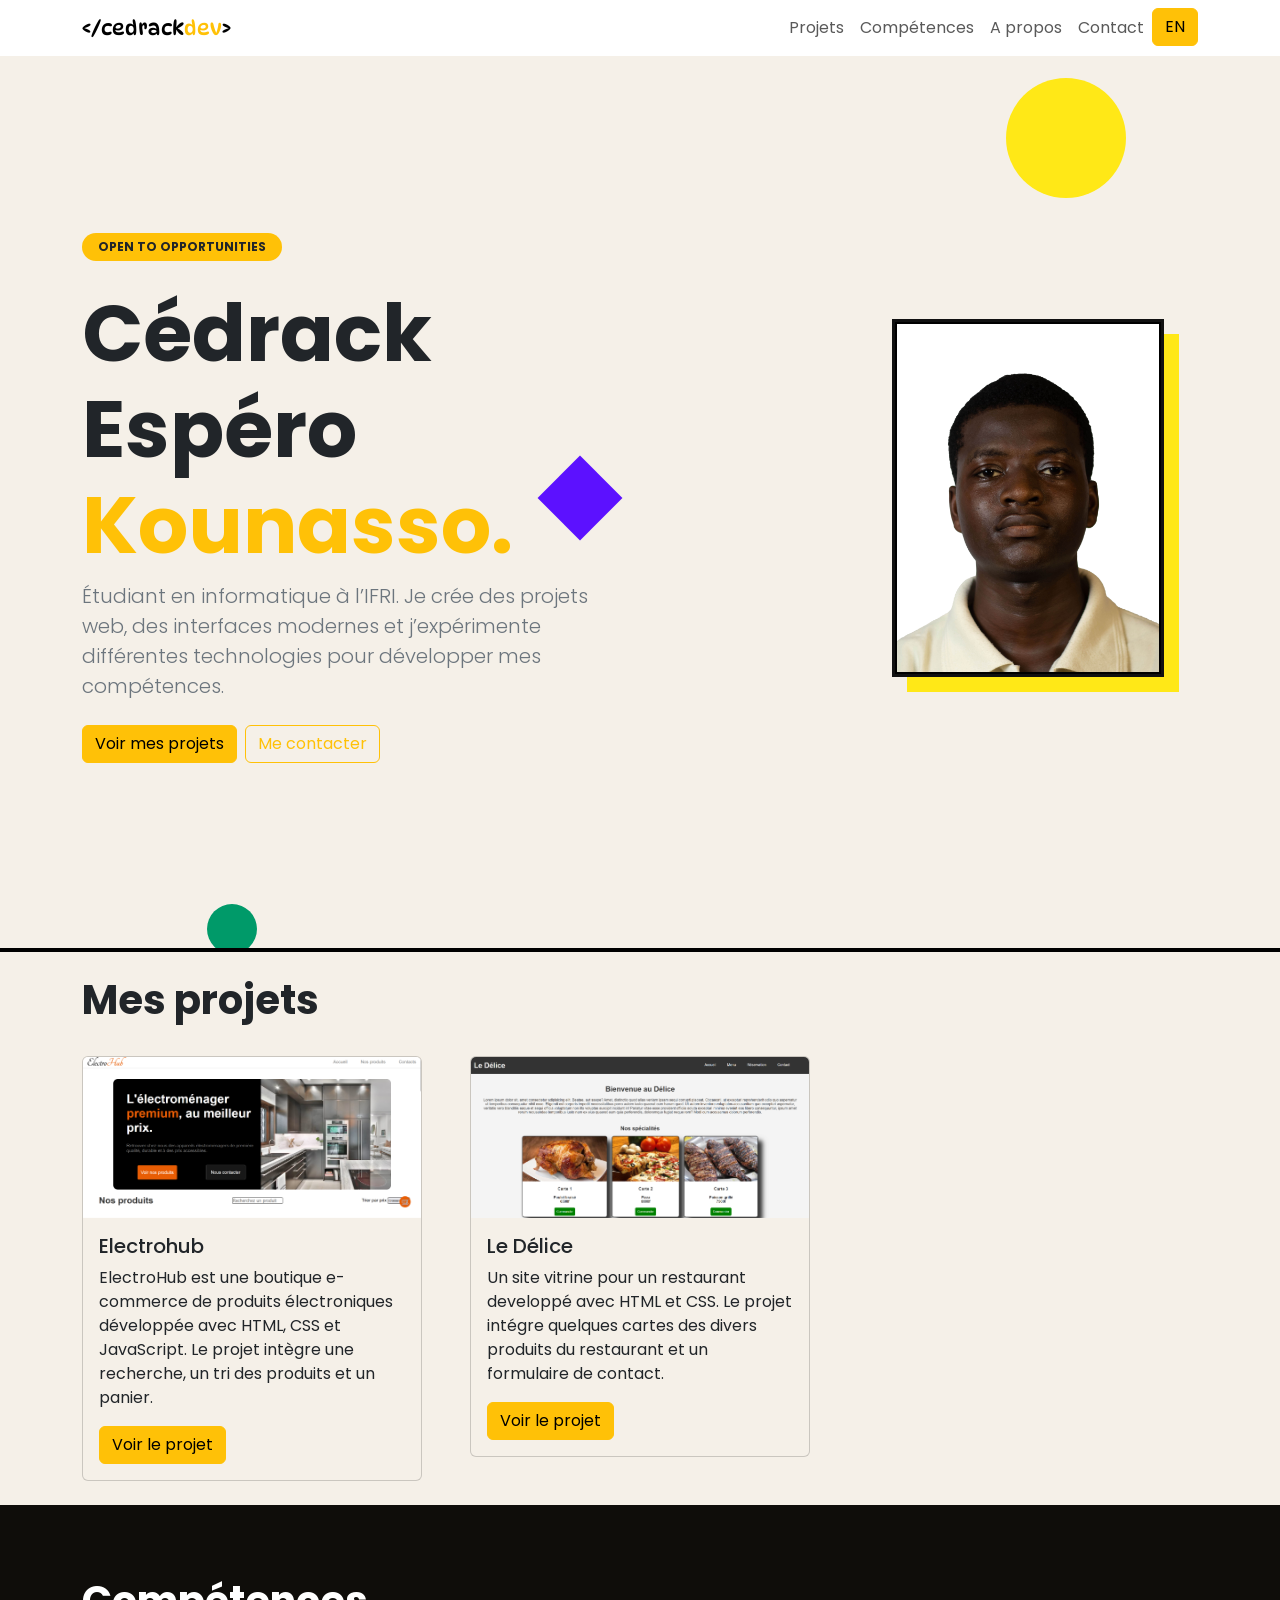
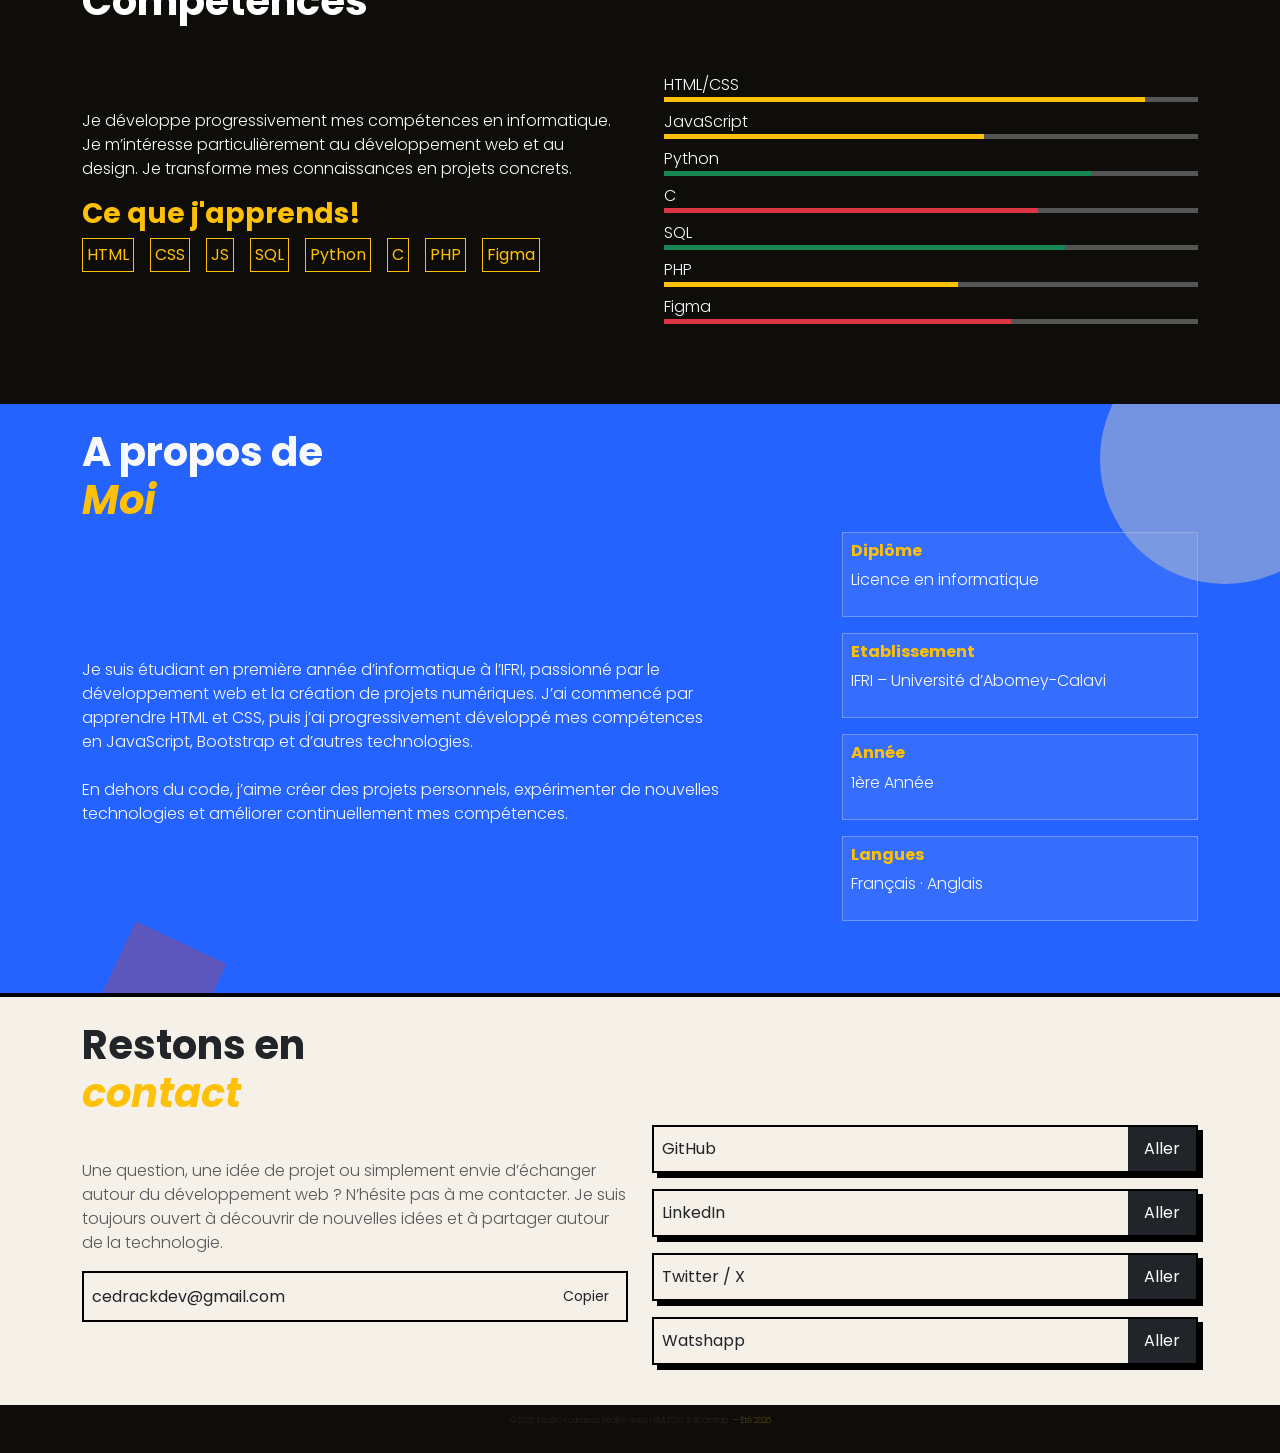
<file: index.html>
<!doctype html>
<html lang="en">

<head>
    <meta charset="utf-8">
    <meta name="google-site-verification" content="aCyKxlvtKOrtDk1PYk6I2Dy_kxLP5iW1lRaSHLb8DQY" />
    <meta name="viewport" content="width=device-width, initial-scale=1">
    <title>Cédrack Espéro Kounasso | Développeur Web</title>
    <link href="https://fonts.googleapis.com/css2?family=DynaPuff:wght@400..700&display=swap" rel="stylesheet">
    <link rel="preconnect" href="https://fonts.googleapis.com">
    <link rel="preconnect" href="https://fonts.gstatic.com" crossorigin>
    <link href="https://fonts.googleapis.com/css2?family=Poppins:wght@300;400;500;600;700&display=swap"
        rel="stylesheet">
    <link href="https://cdn.jsdelivr.net/npm/bootstrap@5.3.8/dist/css/bootstrap.min.css" rel="stylesheet"
        integrity="sha384-sRIl4kxILFvY47J16cr9ZwB07vP4J8+LH7qKQnuqkuIAvNWLzeN8tE5YBujZqJLB" crossorigin="anonymous">
    <link rel="stylesheet" href="style.css">
</head>

<body>
    <header class="py-4 z-10">
        <nav class="navbar navbar-expand-md fixed-top bg-white">
            <div class="container">
                <a href="#" class="navbar-brand name">&lt;/cedrack<span class="text-warning">dev</span>&gt;</a>
                <button class="navbar-toggler" type="button" data-bs-toggle="collapse" data-bs-target="#navbarNav"
                    aria-controls="navbarNav" aria-expanded="false" aria-label="Toggle navigation">
                    <span class="navbar-toggler-icon"></span>
                </button>
                <div class="collapse navbar-collapse justify-content-end" id="navbarNav">
                    <ul class="navbar-nav">
                        <li class="nav-item">
                            <a href="#projets" class="nav-link">Projets</a>
                        </li>
                        <li class="nav-items">
                            <a href="#competences" class="nav-link">Compétences</a>
                        </li>
                        <li class="nav-item">
                            <a href="#apropos" class="nav-link">A propos</a>
                        </li>
                        <li class="nav-item">
                            <a href="#contact" class="nav-link">Contact</a>
                        </li>
                        <li class="nav-item">
                            <a href="index-en.html" class="btn btn-warning">EN</a>
                        </li>
                    </ul>
                </div>
            </div>
        </nav>
    </header>
    <main>
        <section class="hero apparition position-relative overflow-hidden min-vh-100 py-4">
            <div class="circle-yellow position-absolute"></div>
            <div class="losange position-absolute"></div>

            <div class="container position-relative z-2">
                <div class="row g-5 align-items-center min-vh-100">

                    <div class="col-md-6">

                        <span class="badge text-dark bg-warning rounded-pill px-3 py-2 mb-4">
                            OPEN TO OPPORTUNITIES
                        </span>

                        <h1 class="display-1 fw-bold">
                            Cédrack Espéro
                            <span class="d-block text-warning">Kounasso.</span>
                        </h1>

                        <p class="lead text-secondary">
                            Étudiant en informatique à l’IFRI. Je crée des projets web, des interfaces modernes et
                            j’expérimente différentes technologies pour développer mes compétences.
                        </p>

                        <div class="mt-4 d-flex">
                            <a href="#projets" class="btn btn-warning me-2">
                                Voir mes projets
                            </a>

                            <a href="#contact" class="btn btn-outline-warning">
                                Me contacter
                            </a>
                        </div>
                        <div class="circle-green position-absolute"></div>

                    </div>
                    <div class="col-12 col-md-4 offset-md-2 position-relative">
                        <div class="image-container col-12 col-md-6">
                            <img src="mp.jpg" class="img-fluid" alt="Cédrack Kounasso">
                        </div>
                    </div>
                </div>
            </div>

        </section>
        <section class="p-4 apparition" id="projets">
            <div class="container">
                <h1 class="fw-bold pb-4">Mes projets</h1>
                <div class="row g-5">
                    <div class="col-12 col-md-4">
                        <div class="card carte">
                            <img src="projet1.png" class="card-img-top" alt="Projet Electrohub">
                            <div class="card-body">
                                <h5 class="card-title">Electrohub</h5>
                                <p class="card-text">ElectroHub est une boutique e-commerce de produits électroniques
                                    développée avec HTML, CSS et JavaScript. Le projet intègre une recherche, un tri des
                                    produits et un panier.</p>
                                <a href="https://electrohubshop.vercel.app/" class="btn btn-warning">Voir le projet</a>
                            </div>
                        </div>
                    </div>

                    <div class="col-12 col-md-4">
                        <div class="card carte">
                            <img src="projet2.png" class="card-img-top" alt="Projet Electrohub">
                            <div class="card-body">
                                <h5 class="card-title">Le Délice</h5>
                                <p class="card-text">Un site vitrine pour un restaurant developpé avec HTML et CSS. Le
                                    projet intégre quelques cartes des divers produits du restaurant et un formulaire de
                                    contact.
                                </p>
                                <a href="https://le-delice-iota.vercel.app/" class="btn btn-warning">Voir le projet</a>
                            </div>
                        </div>
                    </div>
                </div>
            </div>
        </section>
        <section class="p-4 apparition" id="competences">
            <div class="container">
                <h1 class="fw-bold text-white mt-5">Compétences</h1>
                <div class="row mt-5 gx-5 pb-5 d-flex align-items-center">
                    <div class="col-12 col-md-6">
                        <p class="text-light fw-light mt-0">Je développe progressivement mes compétences en
                            informatique.
                            Je m’intéresse particulièrement au développement web et au design.
                            Je transforme mes connaissances en projets concrets.
                        </p>
                        <div class="text-warning g-2">
                            <h3 class="fw-bold">Ce que j'apprends!</h3>
                            <div class="g-5 mt-2 mb-4 d-flex flex-wrap gap-3">
                                <span class="border border-warning p-1">HTML</span>
                                <span class="border border-warning p-1">CSS</span>
                                <span class="border border-warning p-1">JS</span>
                                <span class="border border-warning p-1">SQL</span>
                                <span class="border border-warning p-1">Python</span>
                                <span class="border border-warning p-1">C</span>
                                <span class="border border-warning p-1">PHP</span>
                                <span class="border border-warning p-1">Figma</span>
                            </div>
                        </div>
                    </div>
                    <div class="col-12 col-md-6 text-light fw-light mt-0 pt-0">
                        <p class="m-0">HTML/CSS</p>
                        <div class="progress mb-2" data-bs-toggle="tooltip" data-bs-title="90%" role="progressbar"
                            aria-label="Success example" aria-valuenow="90" aria-valuemin="0" aria-valuemax="100">
                            <div class="progress-bar bg-warning" style="width: 90%"></div>
                        </div>
                        <p class="m-0">JavaScript</p>
                        <div class="progress mb-2" data-bs-toggle="tooltip" data-bs-title="60%" role="progressbar"
                            aria-label="Info example" aria-valuenow="60" aria-valuemin="0" aria-valuemax="100">
                            <div class="progress-bar bg-warning" style="width: 60%"></div>
                        </div>
                        <p class="m-0">Python</p>
                        <div class="progress mb-2" data-bs-toggle="tooltip" data-bs-title="80%" role="progressbar"
                            aria-label="Warning example" aria-valuenow="80" aria-valuemin="0" aria-valuemax="100">
                            <div class="progress-bar bg-success" style="width: 80%"></div>
                        </div>
                        <p class="m-0">C</p>
                        <div class="progress mb-2" data-bs-toggle="tooltip" data-bs-title="70%" role="progressbar"
                            aria-label="Warning example" aria-valuenow="70" aria-valuemin="0" aria-valuemax="100">
                            <div class="progress-bar bg-danger" style="width: 70%"></div>
                        </div>
                        <p class="m-0">SQL</p>
                        <div class="progress mb-2" data-bs-toggle="tooltip" data-bs-title="75%" role="progressbar"
                            aria-label="Warning example" aria-valuenow="75" aria-valuemin="0" aria-valuemax="100">
                            <div class="progress-bar bg-success" style="width: 75%"></div>
                        </div>
                        <p class="m-0">PHP</p>
                        <div class="progress mb-2" data-bs-toggle="tooltip" data-bs-title="55%" role="progressbar"
                            aria-label="Warning example" aria-valuenow="55" aria-valuemin="0" aria-valuemax="100">
                            <div class="progress-bar bg-warning" style="width: 55%"></div>
                        </div>
                        <p class="m-0">Figma</p>
                        <div class="progress mb-2" data-bs-toggle="tooltip" data-bs-title="65%" role="progressbar"
                            aria-label="Warning example" aria-valuenow="65" aria-valuemin="0" aria-valuemax="100">
                            <div class="progress-bar bg-danger" style="width: 65%"></div>
                        </div>
                    </div>
                </div>
            </div>
        </section>
        <section class="about apparition" id="apropos">
            <div class="circle"></div>
            <div class="diamond"></div>

            <div class="container py-4">
                <h1 class="fw-bold text-light">A propos de <br><i class="text-warning">Moi</i></h1>
                <div class="row d-flex align-items-center">
                    <div class="col-12 col-md-7">
                        <p class="fw-light text-light">
                            Je suis étudiant en première année d’informatique à l’IFRI, passionné par le développement
                            web
                            et la création de projets numériques. J’ai commencé par apprendre HTML et CSS, puis j’ai
                            progressivement développé mes compétences en JavaScript, Bootstrap et d’autres technologies.
                            <br> <br>
                            En dehors du code, j’aime créer des projets personnels, expérimenter de nouvelles
                            technologies
                            et améliorer continuellement mes compétences.
                        </p>
                    </div>
                    <div class="col-12 col-md-4 offset-md-1">
                        <div class="col-12 about-col p-2 mb-3">
                            <h6 class="fw-bold text-warning">Diplôme</h6>
                            <p class="fw-light text-light">Licence en informatique</p>
                        </div>
                        <div class="col-12 about-col p-2 mb-3">
                            <h6 class="fw-bold text-warning">Etablissement</h6>
                            <p class="fw-light text-light">IFRI – Université d’Abomey-Calavi</p>
                        </div>
                        <div class="col-12 about-col p-2 mb-3">
                            <h6 class="fw-bold text-warning">Année</h6>
                            <p class="fw-light text-light">1ère Année</p>
                        </div>
                        <div class="col-12 about-col p-2 mb-3 mb-5">
                            <h6 class="fw-bold text-warning">Langues</h6>
                            <p class="fw-light text-light">Français · Anglais</p>
                        </div>
                    </div>
                </div>
            </div>
        </section>
        <section class="apparition" id="contact">
            <div class="container py-4">
                <h1 class="fw-bold fs-1">Restons en <br> <span class="text-warning"><i>contact</i></span></h1>
                <div class="row d-flex align-items-center">
                    <div class="col-12 col-md-6 mb-4">
                        <p class="fw-light text-body-secondary">Une question, une idée de projet ou simplement envie
                            d’échanger autour du développement web ? N’hésite pas à me contacter. Je suis toujours
                            ouvert à
                            découvrir de nouvelles idées et à partager autour de la technologie.</p>
                        <div class="d-flex align-items-center justify-content-between gap-2 p-2 email">
                            <span id="email">cedrackdev@gmail.com</span>

                            <button id="copyBtn" class="btn btn-sm">
                                Copier
                            </button>
                        </div>
                    </div>
                    <div class="col-12 col-md-6">
                        <div class="col-12 contact-item mb-3 d-flex justify-content-between align-items-center">
                            <span class="p-2">GitHub</span>
                            <a class="btn btn-dark contact-link" href="https://github.com/cedrack27">Aller</a>

                        </div>
                        <div class="col-12 contact-item mb-3 d-flex justify-content-between align-items-center">
                            <span class="p-2">LinkedIn</span>
                            <a class="btn btn-dark contact-link"
                                href="https://www.linkedin.com/in/cedrack-espero-ounasso/">Aller</a>

                        </div>
                        <div class="col-12 contact-item mb-3 d-flex justify-content-between align-items-center">
                            <span class="p-2">Twitter / X</span>
                            <a class="btn btn-dark contact-link" href="https://x.com/cedrackkou">Aller</a>

                        </div>
                        <div class="col-12 contact-item mb-3 d-flex justify-content-between align-items-center">
                            <Span class="p-2">Watshapp</Span>
                            <a class="btn btn-dark contact-link" href="https://wa.me//+2290165883678">Aller</a>

                        </div>
                    </div>
                </div>
            </div>
        </section>
    </main>
    <footer>
        <div class="container">
            <p class="fw-lighter text-center">© 2025 Espéro Kounasso. Réalisé avec HTML/CSS & Bootstrap .
                <span class="text-warning"> — Été 2026</span>
            </p>
        </div>
    </footer>
    <script src="https://cdn.jsdelivr.net/npm/bootstrap@5.3.8/dist/js/bootstrap.bundle.min.js"
        integrity="sha384-FKyoEForCGlyvwx9Hj09JcYn3nv7wiPVlz7YYwJrWVcXK/BmnVDxM+D2scQbITxI"
        crossorigin="anonymous"></script>
    <script>
        const tooltipTriggerList = document.querySelectorAll('[data-bs-toggle="tooltip"]')
        const tooltipList = [...tooltipTriggerList].map(tooltipTriggerEl => new bootstrap.Tooltip(tooltipTriggerEl))

        const copyBtn = document.getElementById("copyBtn");
        const email = document.getElementById("email");

        copyBtn.addEventListener("click", () => {
            navigator.clipboard.writeText(email.textContent);

            copyBtn.textContent = "Copié !";

            setTimeout(() => {
                copyBtn.textContent = "Copier";
            }, 2000);
        });

        const elements = document.querySelectorAll(".apparition");

        const observer = new IntersectionObserver((entries) => {
            entries.forEach((entry) => {
                if (entry.isIntersecting) {
                    entry.target.classList.add("visible");
                }
            });
        });

        elements.forEach((element) => {
            observer.observe(element);
        });
    </script>
</body>

</html>
</file>
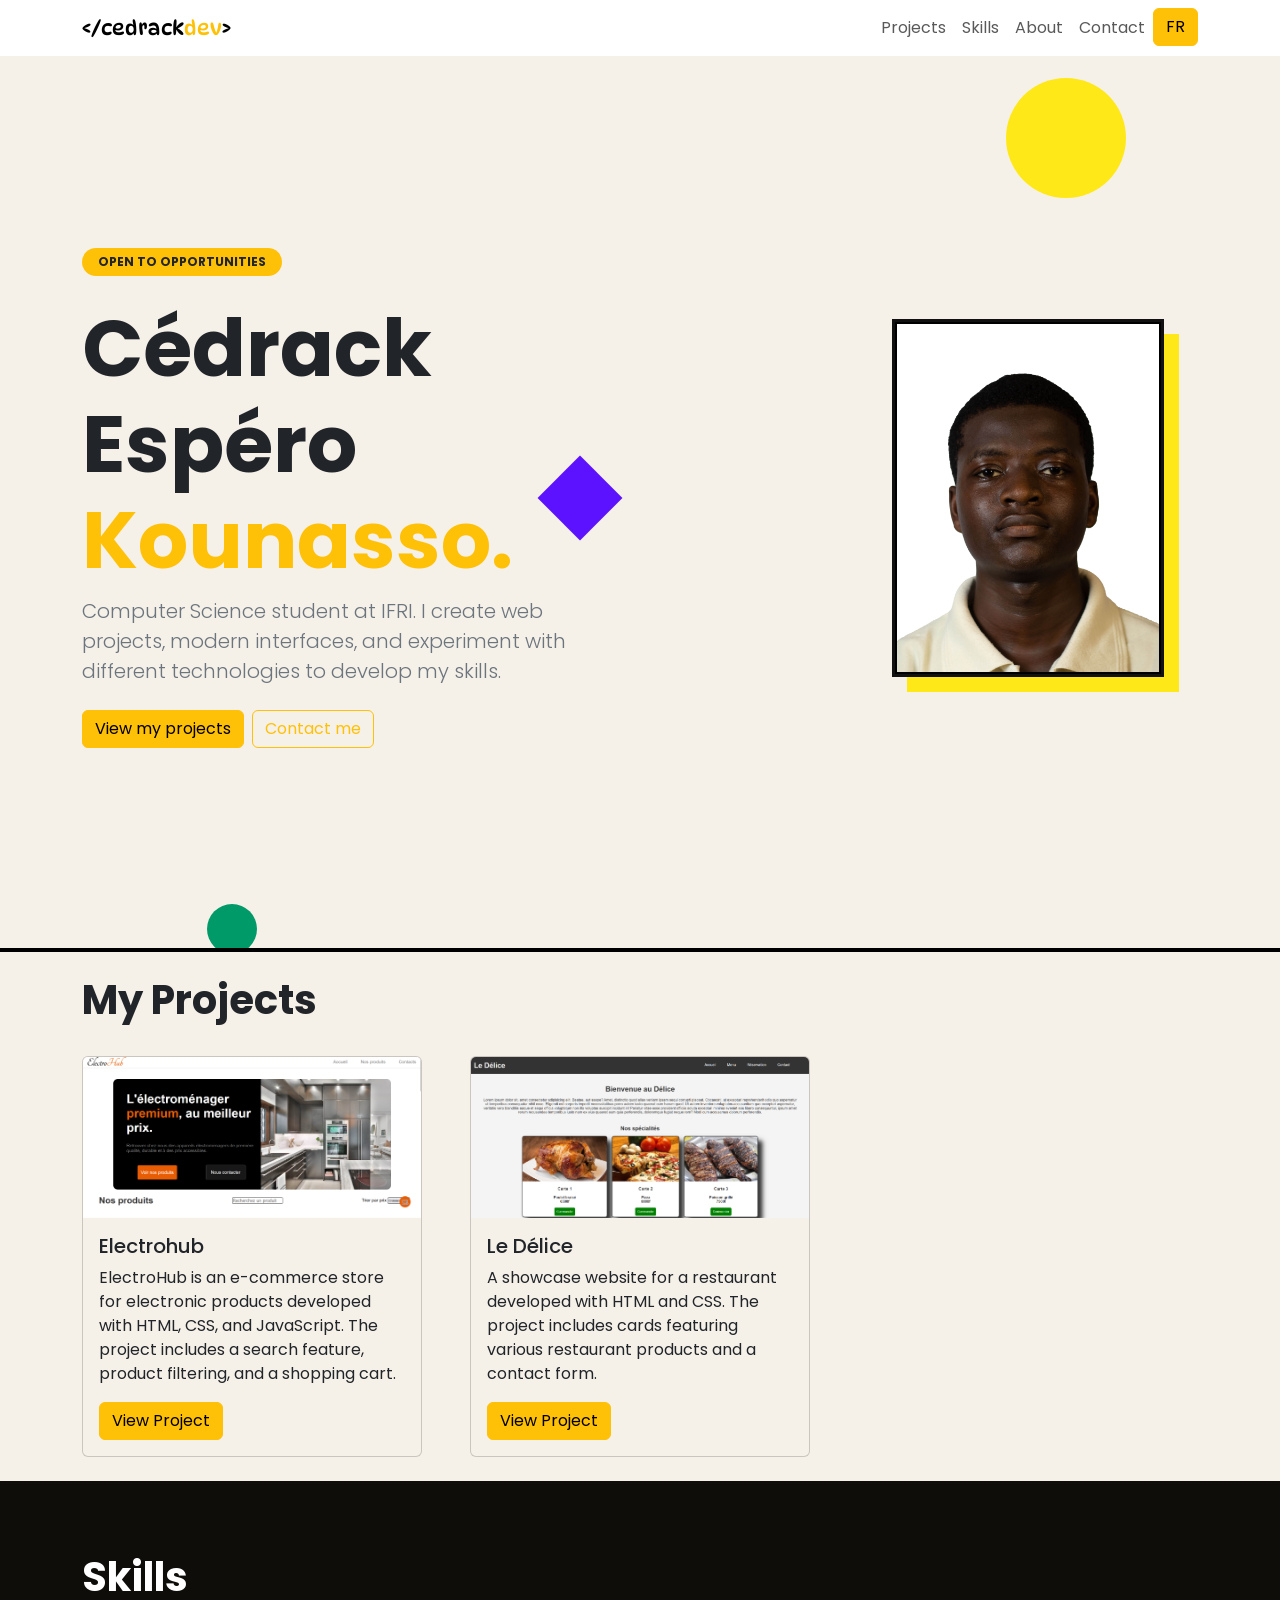
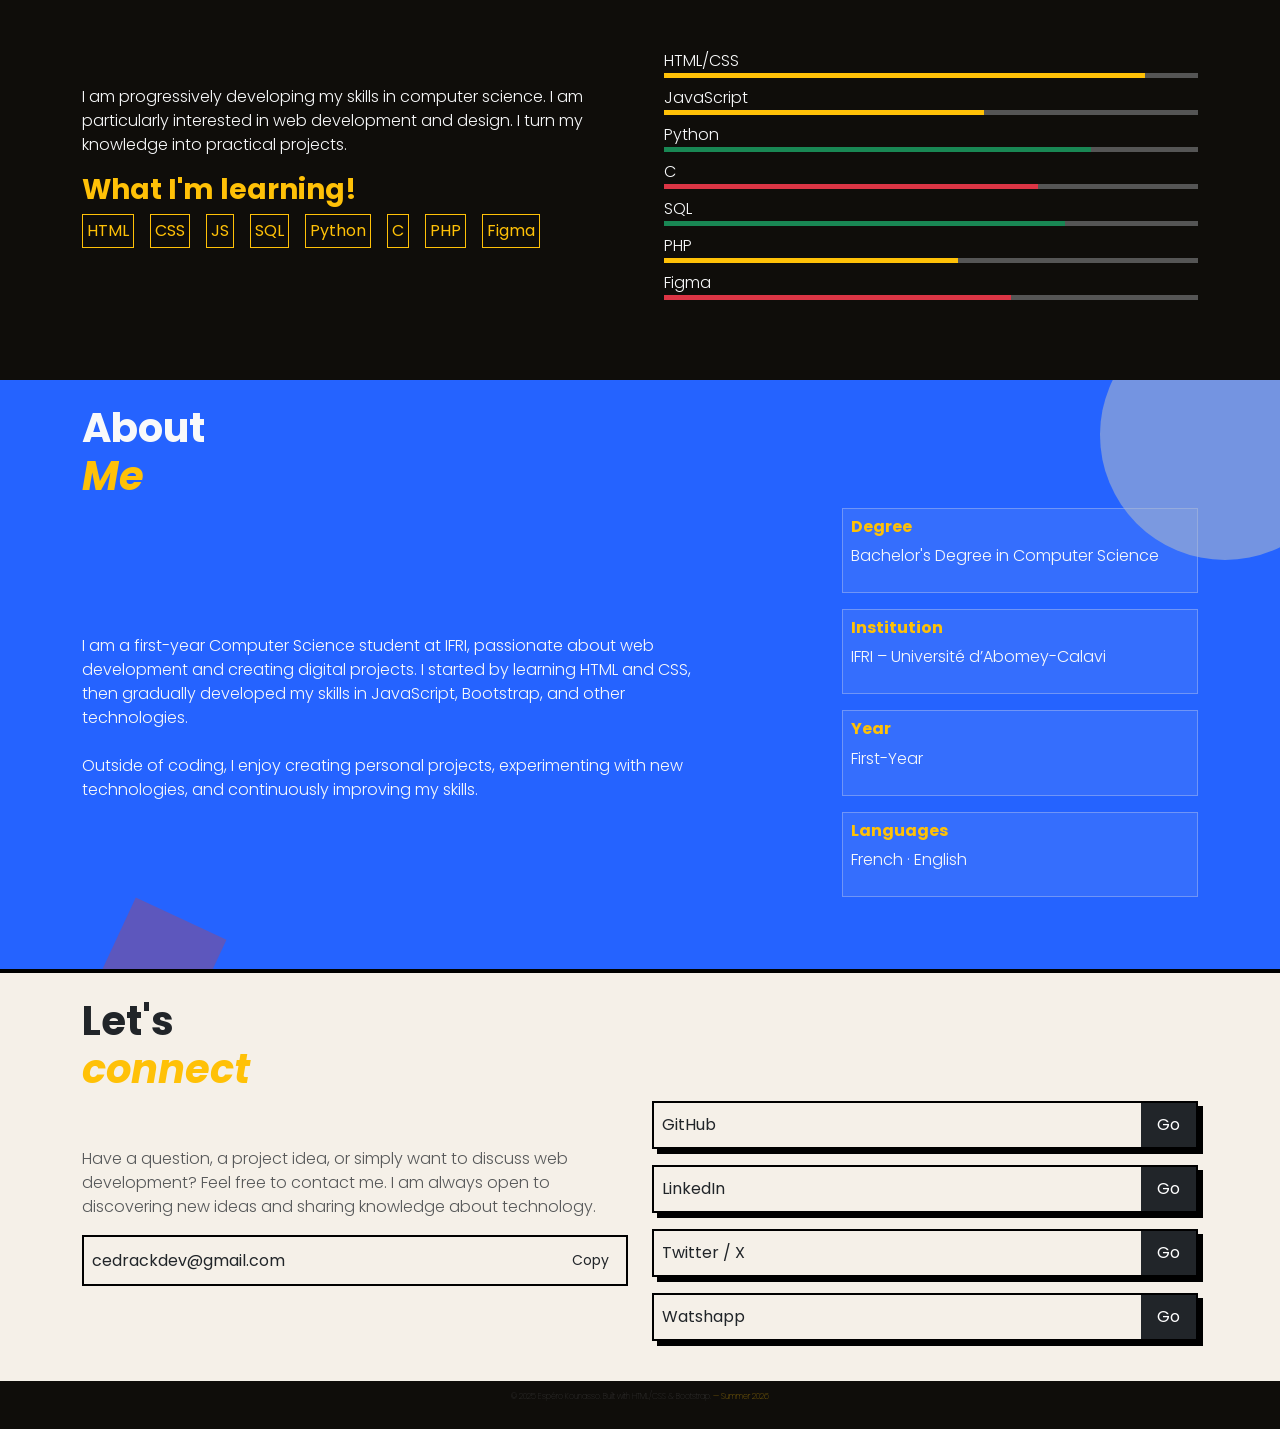
<file: index-en.html>
<!doctype html>
<html lang="en">

<head>
    <meta charset="utf-8">
    <meta name="google-site-verification" content="aCyKxlvtKOrtDk1PYk6I2Dy_kxLP5iW1lRaSHLb8DQY" />
    <meta name="viewport" content="width=device-width, initial-scale=1">
    <title>Cédrack Espéro Kounasso | Web Developer</title>
    <link href="https://fonts.googleapis.com/css2?family=DynaPuff:wght@400..700&display=swap" rel="stylesheet">
    <link rel="preconnect" href="https://fonts.googleapis.com">
    <link rel="preconnect" href="https://fonts.gstatic.com" crossorigin>
    <link href="https://fonts.googleapis.com/css2?family=Poppins:wght@300;400;500;600;700&display=swap"
        rel="stylesheet">
    <link href="https://cdn.jsdelivr.net/npm/bootstrap@5.3.8/dist/css/bootstrap.min.css" rel="stylesheet"
        integrity="sha384-sRIl4kxILFvY47J16cr9ZwB07vP4J8+LH7qKQnuqkuIAvNWLzeN8tE5YBujZqJLB" crossorigin="anonymous">
    <link rel="stylesheet" href="style.css">
</head>

<body>
    <header class="py-4 z-10">
        <nav class="navbar navbar-expand-md fixed-top bg-white">
            <div class="container">
                <a href="#" class="navbar-brand name">&lt;/cedrack<span class="text-warning">dev</span>&gt;</a>
                <button class="navbar-toggler" type="button" data-bs-toggle="collapse" data-bs-target="#navbarNav"
                    aria-controls="navbarNav" aria-expanded="false" aria-label="Toggle navigation">
                    <span class="navbar-toggler-icon"></span>
                </button>
                <div class="collapse navbar-collapse justify-content-end" id="navbarNav">
                    <ul class="navbar-nav">
                        <li class="nav-item">
                            <a href="#projets" class="nav-link">Projects</a>
                        </li>
                        <li class="nav-items">
                            <a href="#competences" class="nav-link">Skills</a>
                        </li>
                        <li class="nav-item">
                            <a href="#apropos" class="nav-link">About</a>
                        </li>
                        <li class="nav-item">
                            <a href="#contact" class="nav-link">Contact</a>
                        <li class="nav-item">
                            <a href="index.html" class="btn btn-warning">FR</a>
                        </li>
                        </li>
                    </ul>
                </div>
            </div>
        </nav>
    </header>
    <main>
        <section class="hero apparition position-relative overflow-hidden min-vh-100 py-4">
            <div class="circle-yellow position-absolute"></div>
            <div class="losange position-absolute"></div>

            <div class="container position-relative z-2">
                <div class="row g-5 align-items-center min-vh-100">

                    <div class="col-md-6">

                        <span class="badge text-dark bg-warning rounded-pill px-3 py-2 mb-4">
                            OPEN TO OPPORTUNITIES
                        </span>

                        <h1 class="display-1 fw-bold">
                            Cédrack Espéro
                            <span class="d-block text-warning">Kounasso.</span>
                        </h1>

                        <p class="lead text-secondary">
                            Computer Science student at IFRI. I create web projects, modern interfaces, and
                            experiment with different technologies to develop my skills.
                        </p>

                        <div class="mt-4 d-flex">
                            <a href="#projets" class="btn btn-warning me-2">
                                View my projects
                            </a>

                            <a href="#contact" class="btn btn-outline-warning">
                                Contact me
                            </a>
                        </div>
                        <div class="circle-green position-absolute"></div>

                    </div>
                    <div class="col-12 col-md-4 offset-md-2 position-relative">
                        <div class="image-container col-12 col-md-6">
                            <img src="mp.jpg" class="img-fluid" alt="Cédrack Kounasso">
                        </div>
                    </div>
                </div>
            </div>

        </section>
        <section class="p-4 apparition" id="projets">
            <div class="container">
                <h1 class="fw-bold pb-4">My Projects</h1>
                <div class="row g-5">
                    <div class="col-12 col-md-4">
                        <div class="card carte">
                            <img src="projet1.png" class="card-img-top" alt="ElectroHub Project">
                            <div class="card-body">
                                <h5 class="card-title">Electrohub</h5>
                                <p class="card-text">ElectroHub is an e-commerce store for electronic products
                                    developed with HTML, CSS, and JavaScript. The project includes a search feature,
                                    product filtering,
                                    and a shopping cart.</p>
                                <a href="https://electrohubshop.vercel.app/" class="btn btn-warning">View Project</a>
                            </div>
                        </div>
                    </div>

                    <div class="col-12 col-md-4">
                        <div class="card carte">
                            <img src="projet2.png" class="card-img-top" alt="ElectroHub Project">
                            <div class="card-body">
                                <h5 class="card-title">Le Délice</h5>
                                <p class="card-text">A showcase website for a restaurant developed with HTML and CSS.
                                    The
                                    project includes cards featuring various restaurant products and a contact form.
                                </p>
                                <a href="https://le-delice-iota.vercel.app/" class="btn btn-warning">View Project</a>
                            </div>
                        </div>
                    </div>
                </div>
            </div>
        </section>
        <section class="p-4 apparition" id="competences">
            <div class="container">
                <h1 class="fw-bold text-white mt-5">Skills</h1>
                <div class="row mt-5 gx-5 pb-5 d-flex align-items-center">
                    <div class="col-12 col-md-6">
                        <p class="text-light fw-light mt-0">I am progressively developing my skills in computer science.
                            I am particularly interested in web development and design.
                            I turn my knowledge into practical projects.
                        </p>
                        <div class="text-warning g-2">
                            <h3 class="fw-bold">What I'm learning!</h3>
                            <div class="g-5 mt-2 mb-4 d-flex flex-wrap gap-3">
                                <span class="border border-warning p-1">HTML</span>
                                <span class="border border-warning p-1">CSS</span>
                                <span class="border border-warning p-1">JS</span>
                                <span class="border border-warning p-1">SQL</span>
                                <span class="border border-warning p-1">Python</span>
                                <span class="border border-warning p-1">C</span>
                                <span class="border border-warning p-1">PHP</span>
                                <span class="border border-warning p-1">Figma</span>
                            </div>
                        </div>
                    </div>
                    <div class="col-12 col-md-6 text-light fw-light mt-0 pt-0">
                        <p class="m-0">HTML/CSS</p>
                        <div class="progress mb-2" data-bs-toggle="tooltip" data-bs-title="90%" role="progressbar"
                            aria-label="Success example" aria-valuenow="90" aria-valuemin="0" aria-valuemax="100">
                            <div class="progress-bar bg-warning" style="width: 90%"></div>
                        </div>
                        <p class="m-0">JavaScript</p>
                        <div class="progress mb-2" data-bs-toggle="tooltip" data-bs-title="60%" role="progressbar"
                            aria-label="Info example" aria-valuenow="60" aria-valuemin="0" aria-valuemax="100">
                            <div class="progress-bar bg-warning" style="width: 60%"></div>
                        </div>
                        <p class="m-0">Python</p>
                        <div class="progress mb-2" data-bs-toggle="tooltip" data-bs-title="80%" role="progressbar"
                            aria-label="Warning example" aria-valuenow="80" aria-valuemin="0" aria-valuemax="100">
                            <div class="progress-bar bg-success" style="width: 80%"></div>
                        </div>
                        <p class="m-0">C</p>
                        <div class="progress mb-2" data-bs-toggle="tooltip" data-bs-title="70%" role="progressbar"
                            aria-label="Warning example" aria-valuenow="70" aria-valuemin="0" aria-valuemax="100">
                            <div class="progress-bar bg-danger" style="width: 70%"></div>
                        </div>
                        <p class="m-0">SQL</p>
                        <div class="progress mb-2" data-bs-toggle="tooltip" data-bs-title="75%" role="progressbar"
                            aria-label="Warning example" aria-valuenow="75" aria-valuemin="0" aria-valuemax="100">
                            <div class="progress-bar bg-success" style="width: 75%"></div>
                        </div>
                        <p class="m-0">PHP</p>
                        <div class="progress mb-2" data-bs-toggle="tooltip" data-bs-title="55%" role="progressbar"
                            aria-label="Warning example" aria-valuenow="55" aria-valuemin="0" aria-valuemax="100">
                            <div class="progress-bar bg-warning" style="width: 55%"></div>
                        </div>
                        <p class="m-0">Figma</p>
                        <div class="progress mb-2" data-bs-toggle="tooltip" data-bs-title="65%" role="progressbar"
                            aria-label="Warning example" aria-valuenow="65" aria-valuemin="0" aria-valuemax="100">
                            <div class="progress-bar bg-danger" style="width: 65%"></div>
                        </div>
                    </div>
                </div>
            </div>
        </section>
        <section class="about apparition" id="apropos">
            <div class="circle"></div>
            <div class="diamond"></div>

            <div class="container py-4">
                <h1 class="fw-bold text-light">About<br><i class="text-warning">Me</i></h1>
                <div class="row d-flex align-items-center">
                    <div class="col-12 col-md-7">
                        <p class="fw-light text-light">
                            I am a first-year Computer Science student at IFRI, passionate about web development
                            and creating digital projects. I started by learning HTML and CSS, then gradually developed
                            my skills in JavaScript, Bootstrap, and other technologies.
                            <br> <br>
                            Outside of coding, I enjoy creating personal projects, experimenting with new technologies,
                            and continuously improving my skills.
                        </p>
                    </div>
                    <div class="col-12 col-md-4 offset-md-1">
                        <div class="col-12 about-col p-2 mb-3">
                            <h6 class="fw-bold text-warning">Degree</h6>
                            <p class="fw-light text-light">Bachelor's Degree in Computer Science</p>
                        </div>
                        <div class="col-12 about-col p-2 mb-3">
                            <h6 class="fw-bold text-warning">Institution</h6>
                            <p class="fw-light text-light">IFRI – Université d’Abomey-Calavi</p>
                        </div>
                        <div class="col-12 about-col p-2 mb-3">
                            <h6 class="fw-bold text-warning">Year</h6>
                            <p class="fw-light text-light">First-Year</p>
                        </div>
                        <div class="col-12 about-col p-2 mb-3 mb-5">
                            <h6 class="fw-bold text-warning">Languages</h6>
                            <p class="fw-light text-light">French · English</p>
                        </div>
                    </div>
                </div>
            </div>
        </section>
        <section class="apparition" id="contact">
            <div class="container py-4">
                <h1 class="fw-bold fs-1">Let's<br> <span class="text-warning"><i>connect</i></span></h1>
                <div class="row d-flex align-items-center">
                    <div class="col-12 col-md-6 mb-4">
                        <p class="fw-light text-body-secondary">Have a question, a project idea, or simply want to
                            discuss web development? Feel free to
                            contact me. I am always open to discovering new ideas and sharing knowledge about
                            technology.</p>
                        <div class="d-flex align-items-center justify-content-between gap-2 p-2 email">
                            <span id="email">cedrackdev@gmail.com</span>

                            <button id="copyBtn" class="btn btn-sm">
                                Copy
                            </button>
                        </div>
                    </div>
                    <div class="col-12 col-md-6">
                        <div class="col-12 contact-item mb-3 d-flex justify-content-between align-items-center">
                            <span class="p-2">GitHub</span>
                            <a class="btn btn-dark contact-link" href="https://github.com/cedrack27">Go</a>

                        </div>
                        <div class="col-12 contact-item mb-3 d-flex justify-content-between align-items-center">
                            <span class="p-2">LinkedIn</span>
                            <a class="btn btn-dark contact-link"
                                href="https://www.linkedin.com/in/cedrack-espero-ounasso/">Go</a>

                        </div>
                        <div class="col-12 contact-item mb-3 d-flex justify-content-between align-items-center">
                            <span class="p-2">Twitter / X</span>
                            <a class="btn btn-dark contact-link" href="https://x.com/cedrackkou">Go</a>

                        </div>
                        <div class="col-12 contact-item mb-3 d-flex justify-content-between align-items-center">
                            <Span class="p-2">Watshapp</Span>
                            <a class="btn btn-dark contact-link" href="https://wa.me//+2290165883678">Go</a>

                        </div>
                    </div>
                </div>
            </div>
        </section>
    </main>
    <footer>
        <div class="container">
            <p class="fw-lighter text-center">© 2025 Espéro Kounasso. Built with HTML/CSS & Bootstrap.
                <span class="text-warning"> — Summer 2026</span>
            </p>
        </div>
    </footer>
    <script src="https://cdn.jsdelivr.net/npm/bootstrap@5.3.8/dist/js/bootstrap.bundle.min.js"
        integrity="sha384-FKyoEForCGlyvwx9Hj09JcYn3nv7wiPVlz7YYwJrWVcXK/BmnVDxM+D2scQbITxI"
        crossorigin="anonymous"></script>
    <script>
        const tooltipTriggerList = document.querySelectorAll('[data-bs-toggle="tooltip"]')
        const tooltipList = [...tooltipTriggerList].map(tooltipTriggerEl => new bootstrap.Tooltip(tooltipTriggerEl))

        const copyBtn = document.getElementById("copyBtn");
        const email = document.getElementById("email");

        copyBtn.addEventListener("click", () => {
            navigator.clipboard.writeText(email.textContent);

            copyBtn.textContent = "Copied!";

            setTimeout(() => {
                copyBtn.textContent = "Copy";
            }, 2000);
        });

        const elements = document.querySelectorAll(".apparition");

        const observer = new IntersectionObserver((entries) => {
            entries.forEach((entry) => {
                if (entry.isIntersecting) {
                    entry.target.classList.add("visible");
                }
            });
        });

        elements.forEach((element) => {
            observer.observe(element);
        });
    </script>
</body>

</html>
</file>
<file: style.css>
body {
    font-family: 'Poppins', sans-serif;
    background-color: #F5F0E8;
}

nav a {
    position: relative;
    text-decoration: none;
    color: black;
}

nav a::after {
    content: "";
    position: absolute;
    left: 0;
    bottom: -5px;
    width: 0;
    height: 2px;
    background: black;
    transition: width 0.3s ease;
}

nav a:hover::after {
    width: 100%;
}

.hero {
    background: #F5F0E8;
    border-bottom: 4px solid black;
}

.apparition {
    opacity: 0;
    transform: translateY(50px);
    transition: 0.8s;
}

.apparition.visible {
    opacity: 1;
    transform: translateY(0);
}

.name {
    font-family: "DynaPuff", sans-serif;
}

.circle-yellow {
    width: 120px;
    height: 120px;
    background: #ffe817;
    border-radius: 50%;
    top: 30px;
    right: 12%;
}

.text-orange {
    color: #ff4011;
}

.circle-green {
    width: 50px;
    height: 50px;
    background: #009a69;
    border-radius: 50%;
    bottom: -30px;
    left: 12%;
}

.losange {
    position: absolute;
    width: 60px;
    height: 60px;
    background: #5c11ff;
    top: 50%;
    right: 50%;
    transform: translate(-50%, -50%) rotate(45deg);
}

.image-container {
    position: relative;
    width: 80%;
    height: 80%;
    margin: auto;
    border: 3px solid #111;
    box-shadow: 15px 15px 0 #ffe817;
}

.image-container img {
    width: 100%;
    display: block;
    border: 2px solid black;
}

.carte {
    background-color: #F5F0E8;
}

#competences {
    background-color: #0f0d0a;
}

.progress {
    height: 5px;
    background-color: #555555;
    border-radius: 0;
}

.progress-bar {
     border-radius: 0;
}

#apropos {
    background-color: #2563FF;
    border-bottom: 4px solid black;
}

.about {
    position: relative;
    min-height: 550px;
    background: #2864f5;
    overflow: hidden; /* empêche les formes de dépasser */
}

.circle {
    position: absolute;
    width: 250px;
    height: 250px;
    border-radius: 50%;

    top: -70px;
    right: -70px;

    background: rgba(180, 190, 200, 0.55);
}

.about-col {
    border: 1px solid #6F95F7;
    background-color: #356EFD;
}

.diamond {
    position: absolute;
    width: 100px;
    height: 100px;
    bottom: -45px;
    left: 110px;
    background: #5d57bd;
    transform: rotate(25deg);
}

.email {
    border: 2px solid black;
}

.contact-item {
    border: 2px solid black;
    box-shadow: 5px 5px 0 black;
}

.contact-link {
    border-radius: 0;
    border: 4px solid #212529;
}

.contact-link:hover {
    border: 4px solid rgba(69, 69, 69, 0.5);
}

footer {
    background-color: #0f0d0a;
    padding: 10px;
    font-size: 8px;
    color: #555555;
}
</file>
